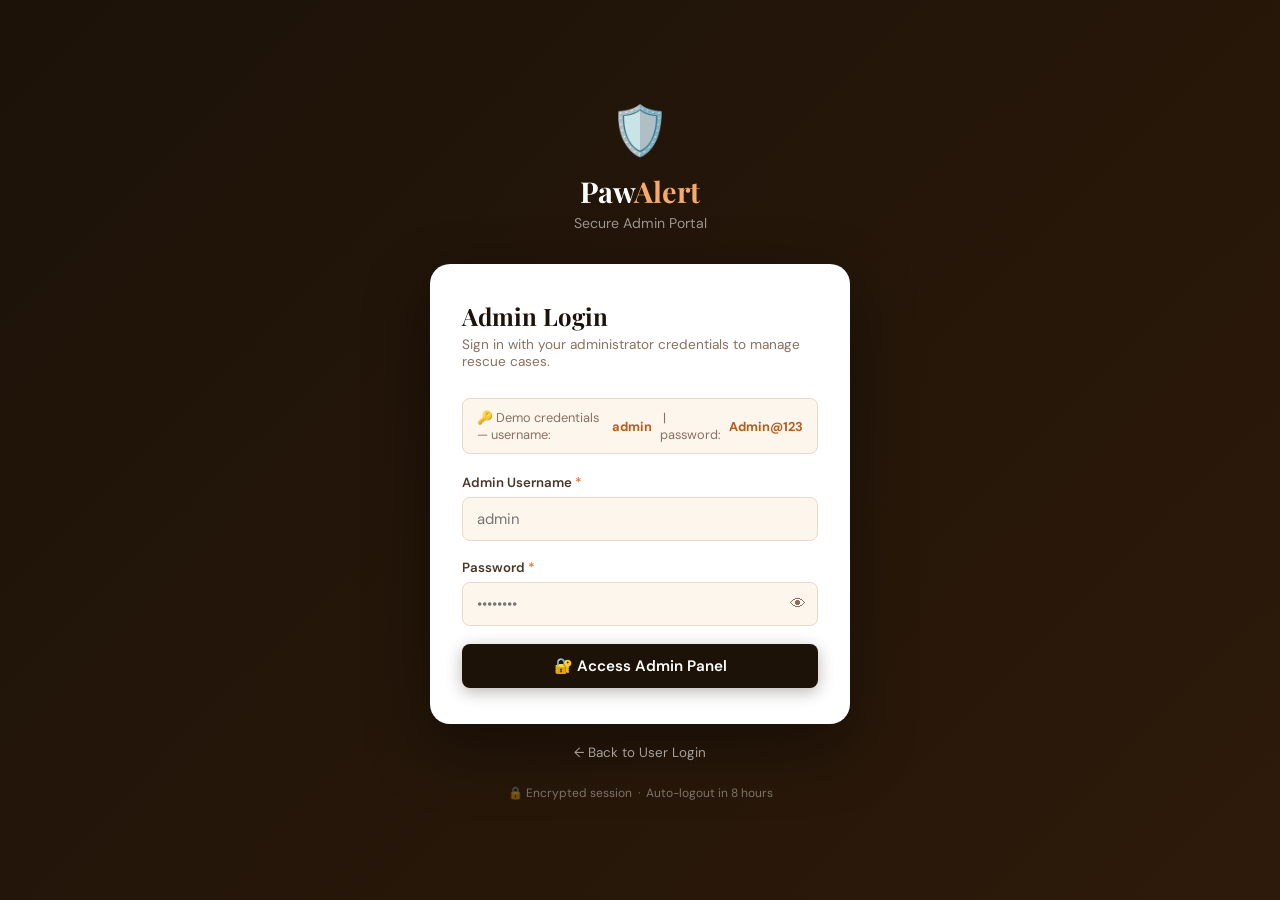
<file: PawAlert/frontend/admin-login.html>
<!DOCTYPE html>
<html lang="en">
<head>
<meta charset="UTF-8">
<meta name="viewport" content="width=device-width, initial-scale=1.0">
<title>PawAlert — Admin Login</title>
<link rel="stylesheet" href="style.css">
<style>
  body {
    background: linear-gradient(135deg, var(--ink) 0%, #2D1A0A 100%);
    display: flex; align-items: center; justify-content: center;
    min-height: 100vh; padding: 24px;
  }
  .admin-wrap { width: 100%; max-width: 420px; }
  .admin-logo {
    text-align: center; margin-bottom: 32px;
  }
  .admin-logo .icon { font-size: 3rem; display: block; margin-bottom: 10px; }
  .admin-logo h1 { font-family: 'Playfair Display', serif; font-size: 1.8rem; color: #fff; }
  .admin-logo h1 span { color: var(--amber-lt); }
  .admin-logo p { color: rgba(255,255,255,.55); font-size: .88rem; margin-top: 4px; }
  .admin-card {
    background: #fff; border-radius: 20px; padding: 36px 32px;
    box-shadow: 0 24px 64px rgba(0,0,0,.4);
  }
  .admin-card h2 { font-family: 'Playfair Display', serif; font-size: 1.5rem; margin-bottom: 4px; }
  .admin-card .sub { color: var(--muted); font-size: .85rem; margin-bottom: 28px; }
  .demo-hint {
    background: var(--cream); border: 1.5px solid var(--border); border-radius: var(--radius-sm);
    padding: 10px 14px; font-size: .8rem; color: var(--muted); margin-bottom: 20px;
    display: flex; align-items: center; gap: 8px;
  }
  .demo-hint strong { color: var(--amber-dk); }
  .pw-wrap { position: relative; }
  .pw-wrap input { padding-right: 44px !important; }
  .pw-toggle { position: absolute; right: 12px; top: 50%; transform: translateY(-50%); background: none; border: none; cursor: pointer; font-size: 1rem; color: var(--muted); }
  .back-link { text-align: center; margin-top: 20px; font-size: .84rem; }
  .back-link a { color: rgba(255,255,255,.6); text-decoration: none; }
  .back-link a:hover { color: var(--amber-lt); }
  .security-badge {
    display: flex; align-items: center; gap: 8px; justify-content: center;
    color: rgba(255,255,255,.4); font-size: .75rem; margin-top: 24px;
  }
</style>
</head>
<body>

<div class="admin-wrap">
  <div class="admin-logo">
    <span class="icon">🛡️</span>
    <h1>Paw<span>Alert</span></h1>
    <p>Secure Admin Portal</p>
  </div>

  <div class="admin-card">
    <h2>Admin Login</h2>
    <p class="sub">Sign in with your administrator credentials to manage rescue cases.</p>

    <div class="demo-hint">
      🔑 Demo credentials — username: <strong>admin</strong> &nbsp;|&nbsp; password: <strong>Admin@123</strong>
    </div>

    <div class="alert alert-error" id="a-err">
      <span class="alert-icon">⚠️</span><span id="a-err-msg"></span>
    </div>

    <div class="form-group">
      <label>Admin Username <span class="req">*</span></label>
      <input type="text" id="a-user" placeholder="admin"
        onkeydown="if(event.key==='Enter')document.getElementById('a-pass').focus()">
      <div class="field-err" id="a-user-err">Username is required</div>
    </div>

    <div class="form-group">
      <label>Password <span class="req">*</span></label>
      <div class="pw-wrap">
        <input type="password" id="a-pass" placeholder="••••••••"
          onkeydown="if(event.key==='Enter')doAdminLogin()">
        <button class="pw-toggle" onclick="togglePw()" type="button">👁</button>
      </div>
      <div class="field-err" id="a-pass-err">Password is required</div>
    </div>

    <button class="btn btn-primary btn-block" id="admin-login-btn" onclick="doAdminLogin()"
      style="background:var(--ink);box-shadow:0 4px 16px rgba(28,18,8,.3);">
      🔐 Access Admin Panel
    </button>
  </div>

  <div class="back-link">
    <a href="login.html">← Back to User Login</a>
  </div>
  <div class="security-badge">
    🔒 Encrypted session &nbsp;·&nbsp; Auto-logout in 8 hours
  </div>
</div>

<div id="toast"></div>

<script>
const API = 'http://localhost:5000/api';

/* redirect if already admin-logged-in */
if (localStorage.getItem('pawAdminToken')) window.location.href = 'admin.html';

function togglePw() {
  const inp = document.getElementById('a-pass');
  inp.type = inp.type === 'password' ? 'text' : 'password';
}

function showFieldErr(id, msg) {
  const el = document.getElementById(id);
  el.textContent = msg; el.classList.add('show');
}
function clearFieldErr(id) {
  document.getElementById(id).classList.remove('show');
}

async function doAdminLogin() {
  clearFieldErr('a-user-err'); clearFieldErr('a-pass-err');
  document.getElementById('a-err').classList.remove('show');

  const username = document.getElementById('a-user').value.trim();
  const password = document.getElementById('a-pass').value;

  if (!username) { showFieldErr('a-user-err', 'Username is required'); return; }
  if (!password) { showFieldErr('a-pass-err', 'Password is required'); return; }

  const btn = document.getElementById('admin-login-btn');
  btn.disabled = true;
  btn.innerHTML = '<span class="spinner"></span> Authenticating…';

  try {
    const res  = await fetch(API+'/auth/admin-login', {
      method: 'POST', headers: {'Content-Type':'application/json'},
      body: JSON.stringify({username, password})
    });
    const json = await res.json();
    if (!res.ok) {
      document.getElementById('a-err').classList.add('show');
      document.getElementById('a-err-msg').textContent = json.error || 'Login failed';
      return;
    }
    localStorage.setItem('pawAdminToken', json.data.token);
    localStorage.setItem('pawAdminUser',  json.data.username);
    showToast('✅ Admin access granted!', 'success');
    setTimeout(() => window.location.href = 'admin.html', 700);
  } catch {
    document.getElementById('a-err').classList.add('show');
    document.getElementById('a-err-msg').textContent = 'Cannot connect to server. Is the backend running?';
  } finally {
    btn.disabled = false;
    btn.innerHTML = '🔐 Access Admin Panel';
  }
}

function showToast(msg, type='') {
  const t = document.getElementById('toast');
  t.textContent = msg; t.className = 'show ' + type;
  setTimeout(() => t.className = '', 2500);
}
</script>
</body>
</html>
</file>
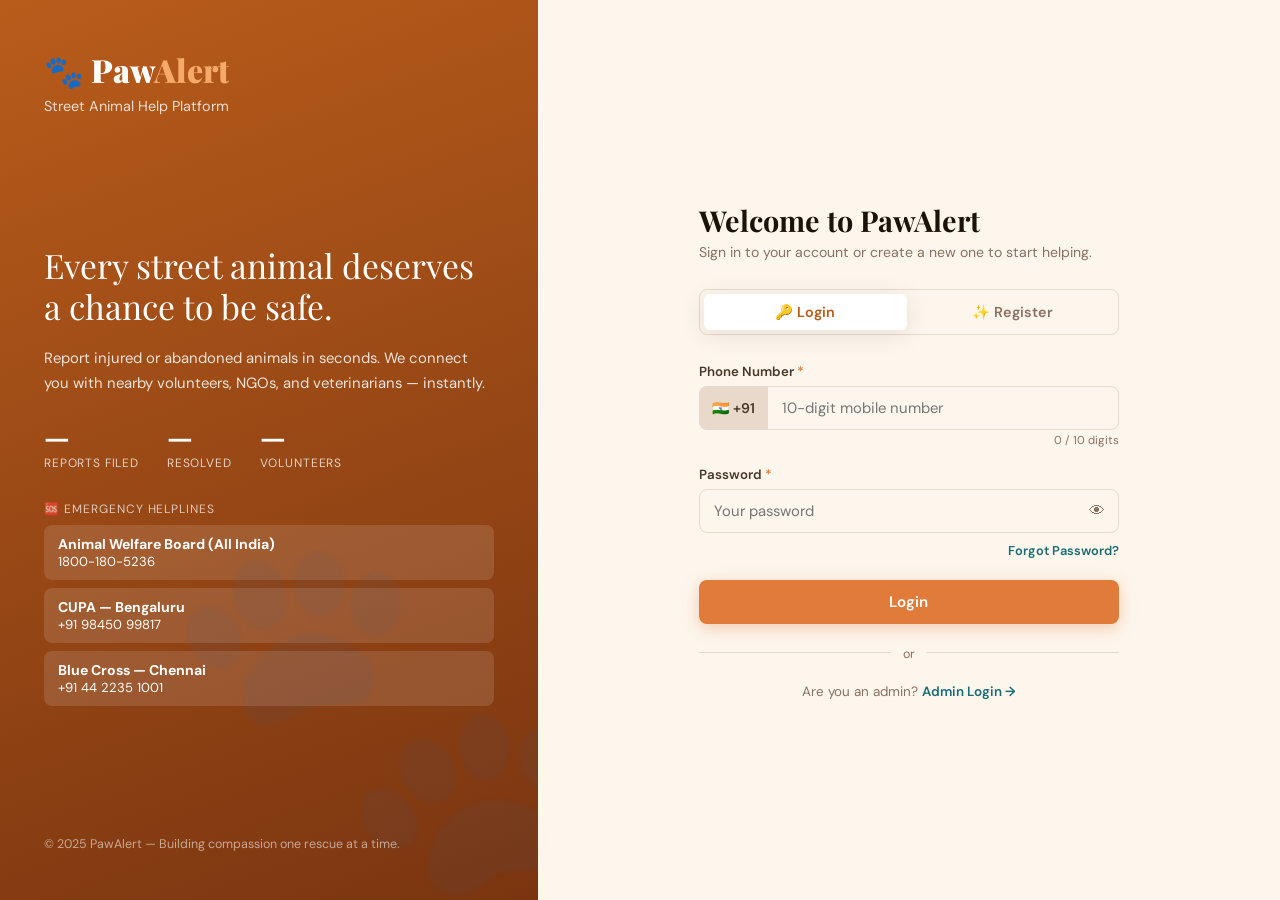
<file: PawAlert/frontend/login.html>
<!DOCTYPE html>
<html lang="en">
<head>
<meta charset="UTF-8">
<meta name="viewport" content="width=device-width, initial-scale=1.0">
<title>PawAlert — Login / Register</title>
<link rel="stylesheet" href="style.css">
<style>
  body { background: var(--cream); display: flex; min-height: 100vh; }

  /* ── SPLIT LAYOUT ── */
  .left-panel {
    width: 42%; background: linear-gradient(160deg, var(--amber-dk) 0%, #7A3510 100%);
    display: flex; flex-direction: column; justify-content: space-between;
    padding: 48px 44px; color: #fff; position: relative; overflow: hidden;
  }
  .left-panel::before {
    content: '🐾'; position: absolute; font-size: 22rem; opacity: .06;
    right: -60px; bottom: -40px; pointer-events: none;
  }
  .brand { font-family: 'Playfair Display', serif; font-size: 2rem; font-weight: 900; }
  .brand span { color: var(--amber-lt); }
  .brand-tagline { font-size: .9rem; opacity: .8; margin-top: 6px; }
  .left-body { flex: 1; display: flex; flex-direction: column; justify-content: center; gap: 20px; }
  .left-title { font-family: 'Playfair Display', serif; font-size: 2.1rem; line-height: 1.2; }
  .left-desc  { font-size: .93rem; opacity: .85; line-height: 1.7; }
  .left-stats { display: flex; gap: 28px; flex-wrap: wrap; }
  .l-stat { }
  .l-stat .num   { font-family: 'Playfair Display', serif; font-size: 1.8rem; font-weight: 700; }
  .l-stat .label { font-size: .75rem; opacity: .75; text-transform: uppercase; letter-spacing: .07em; }
  .left-footer { font-size: .78rem; opacity: .55; }
  .helpline-strip { display: flex; flex-direction: column; gap: 8px; margin-top: 10px; }
  .hl-item { background: rgba(255,255,255,.12); border-radius: 8px; padding: 10px 14px; font-size: .82rem; }
  .hl-item strong { display: block; font-size: .88rem; }

  /* ── RIGHT PANEL ── */
  .right-panel {
    flex: 1; display: flex; align-items: center; justify-content: center;
    padding: 40px 5vw;
  }
  .auth-card { width: 100%; max-width: 420px; }
  .auth-card h2 { font-family: 'Playfair Display', serif; font-size: 1.8rem; margin-bottom: 4px; }
  .auth-card .sub { color: var(--muted); font-size: .88rem; margin-bottom: 28px; }

  /* ── TABS ── */
  .tabs { display: flex; gap: 4px; background: var(--cream); border: 1.5px solid var(--border);
    border-radius: var(--radius-sm); padding: 4px; margin-bottom: 28px; }
  .tab-btn {
    flex: 1; padding: 9px; border: none; border-radius: 6px; background: transparent;
    font-family: 'DM Sans', sans-serif; font-size: .9rem; font-weight: 600;
    color: var(--muted); cursor: pointer; transition: all .2s;
  }
  .tab-btn.active { background: #fff; color: var(--amber-dk); box-shadow: var(--shadow); }

  /* ── PHONE WRAPPER ── */
  .phone-wrap { display: flex; gap: 0; }
  .phone-pre {
    background: var(--border); border: 1.5px solid var(--border); border-right: none;
    border-radius: var(--radius-sm) 0 0 var(--radius-sm);
    padding: 11px 12px; font-size: .88rem; font-weight: 600; color: var(--ink-lt);
    white-space: nowrap; display: flex; align-items: center;
  }
  .phone-wrap input {
    border-radius: 0 var(--radius-sm) var(--radius-sm) 0 !important;
    flex: 1;
  }
  .phone-counter { font-size: .72rem; color: var(--muted); text-align: right; margin-top: 3px; }
  .phone-counter.full { color: var(--green); font-weight: 600; }
  .phone-counter.over { color: var(--red); font-weight: 600; }

  /* ── PASSWORD WRAPPER ── */
  .pw-wrap { position: relative; }
  .pw-wrap input { padding-right: 44px !important; }
  .pw-toggle {
    position: absolute; right: 12px; top: 50%; transform: translateY(-50%);
    background: none; border: none; cursor: pointer; font-size: 1rem; color: var(--muted);
    padding: 2px;
  }
  .pw-strength { height: 3px; border-radius: 999px; background: var(--border); margin-top: 6px; overflow: hidden; }
  .pw-strength-bar { height: 100%; border-radius: 999px; transition: all .3s; width: 0; }

  .divider { text-align: center; margin: 18px 0; position: relative; }
  .divider::before { content:''; position:absolute; top:50%; left:0; right:0; height:1px; background:var(--border); }
  .divider span { background: var(--cream); padding: 0 12px; font-size: .78rem; color: var(--muted); position: relative; }

  .admin-link { text-align: center; margin-top: 20px; font-size: .84rem; color: var(--muted); }
  .admin-link a { color: var(--teal); font-weight: 600; text-decoration: none; cursor: pointer; }
  .admin-link a:hover { text-decoration: underline; }

  @media(max-width: 768px) {
    body { flex-direction: column; }
    .left-panel { width: 100%; padding: 28px 5vw 24px; min-height: auto; }
    .left-panel::before { display: none; }
    .left-body { gap: 12px; margin: 16px 0; }
    .left-title { font-size: 1.4rem; }
    .helpline-strip { display: none; }
    .left-footer { display: none; }
    .right-panel { padding: 28px 5vw 40px; }
  }
</style>
</head>
<body>

<!-- ═══ LEFT PANEL ═══ -->
<div class="left-panel">
  <div>
    <div class="brand">🐾 Paw<span>Alert</span></div>
    <div class="brand-tagline">Street Animal Help Platform</div>
  </div>
  <div class="left-body">
    <div class="left-title">Every street animal deserves a chance to be safe.</div>
    <div class="left-desc">Report injured or abandoned animals in seconds. We connect you with nearby volunteers, NGOs, and veterinarians — instantly.</div>
    <div class="left-stats">
      <div class="l-stat"><div class="num" id="ls-reports">—</div><div class="label">Reports Filed</div></div>
      <div class="l-stat"><div class="num" id="ls-resolved">—</div><div class="label">Resolved</div></div>
      <div class="l-stat"><div class="num" id="ls-vols">—</div><div class="label">Volunteers</div></div>
    </div>
    <div class="helpline-strip">
      <div style="font-size:.75rem;opacity:.7;text-transform:uppercase;letter-spacing:.08em">🆘 Emergency Helplines</div>
      <div class="hl-item"><strong>Animal Welfare Board (All India)</strong>1800-180-5236</div>
      <div class="hl-item"><strong>CUPA — Bengaluru</strong>+91 98450 99817</div>
      <div class="hl-item"><strong>Blue Cross — Chennai</strong>+91 44 2235 1001</div>
    </div>
  </div>
  <div class="left-footer">© 2025 PawAlert — Building compassion one rescue at a time.</div>
</div>

<!-- ═══ RIGHT PANEL ═══ -->
<div class="right-panel">
  <div class="auth-card">
    <h2>Welcome to PawAlert</h2>
    <p class="sub">Sign in to your account or create a new one to start helping.</p>

    <div class="tabs">
      <button class="tab-btn active" id="tab-login" onclick="switchTab('login')">🔑 Login</button>
      <button class="tab-btn"        id="tab-reg"   onclick="switchTab('register')">✨ Register</button>
    </div>

    <!-- ── LOGIN FORM ── -->
    <div id="form-login">
      <div class="alert alert-error" id="login-err">
        <span class="alert-icon">⚠️</span><span id="login-err-msg"></span>
      </div>
      <div class="form-group">
        <label>Phone Number <span class="req">*</span></label>
        <div class="phone-wrap">
          <div class="phone-pre">🇮🇳 +91</div>
          <input type="tel" id="l-phone" placeholder="10-digit mobile number"
            maxlength="10" inputmode="numeric"
            oninput="onPhoneInput(this,'l-phone-cnt')"
            onkeypress="return onlyNum(event)">
        </div>
        <div class="phone-counter" id="l-phone-cnt">0 / 10 digits</div>
        <div class="field-err" id="l-phone-err">Enter exactly 10 digits</div>
      </div>
      <div class="form-group">
        <label>Password <span class="req">*</span></label>
        <div class="pw-wrap">
          <input type="password" id="l-pass" placeholder="Your password"
            onkeydown="if(event.key==='Enter')doLogin()">
          <button class="pw-toggle" onclick="togglePw('l-pass',this)" type="button">👁</button>
        </div>
        <div class="field-err" id="l-pass-err">Password is required</div>
      </div>
      <div style="text-align: right; margin-top: -12px; margin-bottom: 20px;">
        <a href="#" onclick="switchTab('forgot'); return false;" style="font-size: .8rem; color: var(--teal); text-decoration: none; font-weight: 600;">Forgot Password?</a>
      </div>
      <button class="btn btn-primary btn-block" id="login-btn" onclick="doLogin()">
        Login
      </button>
    </div>

    <!-- ── REGISTER FORM ── -->
    <div id="form-register" style="display:none">
      <div class="alert alert-error" id="reg-err">
        <span class="alert-icon">⚠️</span><span id="reg-err-msg"></span>
      </div>
      <div class="alert alert-success" id="reg-ok">
        <span class="alert-icon">✅</span><span id="reg-ok-msg"></span>
      </div>
      <div class="form-row">
        <div class="form-group">
          <label>Full Name <span class="req">*</span></label>
          <input type="text" id="r-name" placeholder="Your full name">
          <div class="field-err" id="r-name-err">Name is required</div>
        </div>
        <div class="form-group">
          <label>Email <span class="req">*</span></label>
          <input type="email" id="r-email" placeholder="you@email.com">
          <div class="field-err" id="r-email-err">Valid email required</div>
        </div>
      </div>
      <div class="form-group">
        <label>Phone Number <span class="req">*</span></label>
        <div class="phone-wrap">
          <div class="phone-pre">🇮🇳 +91</div>
          <input type="tel" id="r-phone" placeholder="10-digit mobile number"
            maxlength="10" inputmode="numeric"
            oninput="onPhoneInput(this,'r-phone-cnt')"
            onkeypress="return onlyNum(event)">
        </div>
        <div class="phone-counter" id="r-phone-cnt">0 / 10 digits</div>
        <div class="field-err" id="r-phone-err">Enter exactly 10 digits</div>
      </div>
      <div class="form-group">
        <label>Password <span class="req">*</span> <span style="font-weight:400;color:var(--muted)">(min. 6 characters)</span></label>
        <div class="pw-wrap">
          <input type="password" id="r-pass" placeholder="Create a strong password"
            oninput="checkPwStrength(this)">
          <button class="pw-toggle" onclick="togglePw('r-pass',this)" type="button">👁</button>
        </div>
        <div class="pw-strength"><div class="pw-strength-bar" id="r-pw-bar"></div></div>
        <div class="field-err" id="r-pass-err">Minimum 6 characters</div>
      </div>
      <div class="form-group">
        <label>Confirm Password <span class="req">*</span></label>
        <div class="pw-wrap">
          <input type="password" id="r-cpass" placeholder="Re-enter your password">
          <button class="pw-toggle" onclick="togglePw('r-cpass',this)" type="button">👁</button>
        </div>
        <div class="field-err" id="r-cpass-err">Passwords do not match</div>
      </div>
      <button class="btn btn-teal btn-block" id="reg-btn" onclick="doRegister()">
        Create Account
      </button>
    </div>

    <!-- ── FORGOT PASSWORD FORM ── -->
    <div id="form-forgot" style="display:none">
      <div class="alert alert-error" id="forgot-err"><span class="alert-icon">⚠️</span><span id="forgot-err-msg"></span></div>
      <div class="alert alert-success" id="forgot-ok"><span class="alert-icon">✅</span><span id="forgot-ok-msg"></span></div>
      
      <p style="font-size: .9rem; color: var(--muted); margin-bottom: 16px;">Enter your phone number and a new password to instantly reset your account access.</p>
      
      <div class="form-group">
        <label>Phone Number <span class="req">*</span></label>
        <div class="phone-wrap">
          <div class="phone-pre">🇮🇳 +91</div>
          <input type="tel" id="f-phone" placeholder="10-digit mobile number"
            maxlength="10" inputmode="numeric"
            oninput="onPhoneInput(this,'f-phone-cnt')"
            onkeypress="return onlyNum(event)">
        </div>
        <div class="phone-counter" id="f-phone-cnt">0 / 10 digits</div>
        <div class="field-err" id="f-phone-err">Enter exactly 10 digits</div>
      </div>

      <div class="form-group">
        <label>New Password <span class="req">*</span></label>
        <div class="pw-wrap">
          <input type="password" id="f-pass" placeholder="Enter new password">
          <button class="pw-toggle" onclick="togglePw('f-pass',this)" type="button">👁</button>
        </div>
        <div class="field-err" id="f-pass-err">Minimum 6 characters</div>
      </div>
      <button class="btn btn-teal btn-block" id="reset-btn" onclick="doResetPassword()">
        Reset Password
      </button>
      
      <div style="text-align: center; margin-top: 16px;">
        <a href="#" onclick="switchTab('login'); return false;" style="font-size: .85rem; color: var(--muted); text-decoration: none;">← Back to Login</a>
      </div>
    </div>

    <div class="divider"><span>or</span></div>
    <div class="admin-link">
      Are you an admin? <a href="admin-login.html">Admin Login →</a>
    </div>
  </div>
</div>

<div id="toast"></div>

<script>
const API = 'http://localhost:5000/api';

/* redirect if already logged in */
if (localStorage.getItem('pawToken')) window.location.href = 'index.html';

/* ── Load live stats ── */
async function loadStats() {
  try {
    const [reps, vols] = await Promise.all([
      fetch(API+'/reports').then(r=>r.json()),
      fetch(API+'/volunteers').then(r=>r.json())
    ]);
    document.getElementById('ls-reports').textContent = reps.length;
    document.getElementById('ls-resolved').textContent = reps.filter(r=>r.status==='Resolved').length;
    document.getElementById('ls-vols').textContent = vols.length;
  } catch { /* backend not running yet */ }
}
loadStats();

/* ── TAB SWITCH ── */
function switchTab(t) {
  document.getElementById('form-login').style.display    = t==='login'    ? 'block' : 'none';
  document.getElementById('form-register').style.display = t==='register' ? 'block' : 'none';
  document.getElementById('form-forgot').style.display   = t==='forgot'   ? 'block' : 'none';
  
  const tabsEl = document.querySelector('.tabs');
  if (tabsEl) {
    tabsEl.style.display = t==='forgot' ? 'none' : 'flex';
  }
  
  if (t !== 'forgot') {
    document.getElementById('tab-login').classList.toggle('active', t==='login');
    document.getElementById('tab-reg').classList.toggle('active', t==='register');
  }
  clearAlerts();
}

/* ── PHONE INPUT ── */
function onlyNum(e) {
  if (!/^\d$/.test(e.key) && !['Backspace','Delete','ArrowLeft','ArrowRight','Tab'].includes(e.key)) {
    e.preventDefault(); return false;
  }
  return true;
}
function onPhoneInput(inp, cntId) {
  inp.value = inp.value.replace(/\D/g,'').slice(0,10);
  const len = inp.value.length;
  const el  = document.getElementById(cntId);
  el.textContent = `${len} / 10 digits`;
  el.className   = 'phone-counter' + (len===10 ? ' full' : len>10 ? ' over' : '');
}

/* ── PASSWORD TOGGLE ── */
function togglePw(id, btn) {
  const inp = document.getElementById(id);
  const vis = inp.type === 'text';
  inp.type  = vis ? 'password' : 'text';
  btn.textContent = vis ? '👁' : '🙈';
}

/* ── PW STRENGTH ── */
function checkPwStrength(inp) {
  const pw  = inp.value;
  const bar = document.getElementById('r-pw-bar');
  let score = 0;
  if (pw.length >= 6)  score++;
  if (pw.length >= 10) score++;
  if (/[A-Z]/.test(pw)) score++;
  if (/[0-9]/.test(pw)) score++;
  if (/[^A-Za-z0-9]/.test(pw)) score++;
  const pct = (score/5)*100;
  const clr = score<=1 ? '#ef4444' : score<=2 ? '#f97316' : score<=3 ? '#eab308' : '#22c55e';
  bar.style.width = pct+'%';
  bar.style.background = clr;
}

/* ── FIELD ERROR HELPERS ── */
function showErr(id, msg) {
  const el = document.getElementById(id);
  el.textContent = msg;
  el.classList.add('show');
  document.getElementById(id.replace('-err','')) &&
    document.getElementById(id.replace('-err','')).classList.add('err');
}
function clearFieldErr(id) {
  const el = document.getElementById(id);
  if (el) { el.classList.remove('show'); }
  const inp = document.getElementById(id.replace('-err',''));
  if (inp) inp.classList.remove('err');
}
function clearAlerts() {
  ['login-err','reg-err','reg-ok','forgot-err','forgot-ok'].forEach(id => {
    const el = document.getElementById(id);
    if(el) el.classList.remove('show');
  });
}
function showAlert(id, msg) {
  const el = document.getElementById(id);
  el.classList.add('show');
  document.getElementById(id+'-msg').textContent = msg;
}

/* ── LOADING STATE ── */
function setLoading(btnId, loading, text='') {
  const btn = document.getElementById(btnId);
  btn.disabled = loading;
  btn.innerHTML = loading ? '<span class="spinner"></span> Please wait…' : text;
}

/* ── LOGIN ── */
async function doLogin() {
  clearAlerts();
  ['l-phone-err','l-pass-err'].forEach(clearFieldErr);

  const phone = document.getElementById('l-phone').value.trim();
  const pass  = document.getElementById('l-pass').value;
  let ok = true;

  if (!phone || phone.length !== 10) {
    showErr('l-phone-err', 'Phone number must be exactly 10 digits'); ok = false;
  }
  if (!pass) {
    showErr('l-pass-err', 'Password is required'); ok = false;
  }
  if (!ok) return;

  setLoading('login-btn', true);
  try {
    const res  = await fetch(API+'/auth/login', {
      method:'POST', headers:{'Content-Type':'application/json'},
      body: JSON.stringify({phone, password: pass})
    });
    const json = await res.json();
    if (!res.ok) { showAlert('login-err', json.error || 'Login failed'); return; }
    localStorage.setItem('pawToken', json.data.token);
    localStorage.setItem('pawUser',  JSON.stringify({name: json.data.name, phone: json.data.phone}));
    showToast('✅ Welcome back, '+json.data.name+'!', 'success');
    setTimeout(() => window.location.href = 'index.html', 800);
  } catch (e) {
    showAlert('login-err', 'Cannot connect to server. Make sure the backend is running.');
  } finally {
    setLoading('login-btn', false, '🔑 Login');
  }
}

/* ── REGISTER ── */
async function doRegister() {
  clearAlerts();
  ['r-name-err','r-email-err','r-phone-err','r-pass-err','r-cpass-err'].forEach(clearFieldErr);

  const name  = document.getElementById('r-name').value.trim();
  const email = document.getElementById('r-email').value.trim();
  const phone = document.getElementById('r-phone').value.trim();
  const pass  = document.getElementById('r-pass').value;
  const cpass = document.getElementById('r-cpass').value;
  let ok = true;

  if (!name)                            { showErr('r-name-err', 'Full name is required'); ok=false; }
  if (!email || !email.includes('@'))   { showErr('r-email-err','Enter a valid email'); ok=false; }
  if (!phone || phone.length !== 10)    { showErr('r-phone-err','Phone must be exactly 10 digits'); ok=false; }
  if (pass.length < 6)                  { showErr('r-pass-err', 'Minimum 6 characters'); ok=false; }
  if (pass !== cpass)                   { showErr('r-cpass-err','Passwords do not match'); ok=false; }
  if (!ok) return;

  setLoading('reg-btn', true);
  try {
    const res  = await fetch(API+'/auth/register', {
      method:'POST', headers:{'Content-Type':'application/json'},
      body: JSON.stringify({name, email, phone, password: pass})
    });
    const json = await res.json();
    if (!res.ok) { showAlert('reg-err', json.error || 'Registration failed'); return; }
    localStorage.setItem('pawToken', json.data.token);
    localStorage.setItem('pawUser',  JSON.stringify({name: json.data.name, phone: json.data.phone}));
    showAlert('reg-ok', json.message || 'Account created!');
    showToast('🎉 Welcome, '+json.data.name+'!', 'success');
    setTimeout(() => window.location.href = 'index.html', 1000);
  } catch {
    showAlert('reg-err', 'Cannot connect to server. Make sure the backend is running.');
  } finally {
    setLoading('reg-btn', false, '✨ Create Account');
  }
}

/* ── FORGOT PASSWORD ── */
async function doResetPassword() {
  clearAlerts();
  ['f-phone-err','f-pass-err'].forEach(clearFieldErr);
  
  const phone = document.getElementById('f-phone').value.trim();
  const pass  = document.getElementById('f-pass').value;
  let ok = true;
  
  if (!phone || phone.length !== 10) { showErr('f-phone-err', 'Phone must be exactly 10 digits'); ok = false; }
  if (pass.length < 6) { showErr('f-pass-err', 'Minimum 6 characters'); ok = false; }
  if (!ok) return;
  
  setLoading('reset-btn', true);
  try {
    const res = await fetch(API+'/auth/reset-password', {
      method:'POST', headers:{'Content-Type':'application/json'},
      body: JSON.stringify({phone, new_password: pass})
    });
    const json = await res.json();
    if (!res.ok) { showAlert('forgot-err', json.error); return; }
    
    showToast('✅ Password reset successfully! Please login.', 'success');
    switchTab('login');
    document.getElementById('f-phone').value = '';
    document.getElementById('f-pass').value = '';
    document.getElementById('f-phone-cnt').textContent = '0 / 10 digits';
  } catch (e) {
    showAlert('forgot-err', 'Cannot connect to server.');
  } finally {
    setLoading('reset-btn', false, 'Reset Password');
  }
}

/* ── TOAST ── */
function showToast(msg, type='') {
  const t = document.getElementById('toast');
  t.textContent = msg; t.className = 'show ' + (type||'');
  setTimeout(() => t.className = '', 3000);
}
</script>
</body>
</html>
</file>
<file: PawAlert/frontend/style.css>
/* ── PawAlert Shared Styles ── */
@import url('https://fonts.googleapis.com/css2?family=Playfair+Display:wght@700;900&family=DM+Sans:ital,wght@0,300;0,400;0,500;0,600;1,400&display=swap');

:root {
  --amber:    #E07B39;
  --amber-lt: #F5A96A;
  --amber-dk: #B85C1B;
  --teal:     #1A6B72;
  --teal-lt:  #2A9AA5;
  --cream:    #FDF6ED;
  --warm-wh:  #FFFAF4;
  --ink:      #1C1208;
  --ink-lt:   #4A3728;
  --muted:    #8A7060;
  --border:   #E8D9CA;
  --green:    #2D7A4F;
  --red:      #C04040;
  --yellow:   #C49A10;
  --shadow:   0 4px 24px rgba(28,18,8,.10);
  --shadow-lg:0 12px 48px rgba(28,18,8,.16);
  --radius:   14px;
  --radius-sm:8px;
}

*, *::before, *::after { box-sizing: border-box; margin: 0; padding: 0; }
html { scroll-behavior: smooth; }
body { font-family: 'DM Sans', sans-serif; background: var(--cream); color: var(--ink); min-height: 100vh; }

/* ── BUTTONS ── */
.btn { display: inline-flex; align-items: center; gap: 8px; border: none; border-radius: 999px; font-family: 'DM Sans', sans-serif; font-weight: 600; cursor: pointer; transition: all .22s; }
.btn-primary   { background: var(--amber); color: #fff; padding: 12px 28px; font-size: .95rem; box-shadow: 0 4px 16px rgba(224,123,57,.35); }
.btn-primary:hover   { background: var(--amber-dk); transform: translateY(-2px); }
.btn-secondary { background: transparent; color: var(--teal); border: 2px solid var(--teal); padding: 10px 24px; font-size: .9rem; }
.btn-secondary:hover { background: var(--teal); color: #fff; }
.btn-teal { background: var(--teal); color: #fff; padding: 12px 28px; font-size: .95rem; box-shadow: 0 4px 16px rgba(26,107,114,.3); }
.btn-teal:hover { background: var(--teal-lt); transform: translateY(-2px); }
.btn-block { width: 100%; justify-content: center; border-radius: var(--radius-sm); }
.btn:disabled { opacity: .65; cursor: not-allowed; transform: none !important; }

/* ── FORM CONTROLS ── */
.form-group { margin-bottom: 18px; }
.form-group label { display: block; font-size: .83rem; font-weight: 600; color: var(--ink-lt); margin-bottom: 6px; }
.form-group label .req { color: var(--amber); }
.form-group input, .form-group select, .form-group textarea {
  width: 100%; border: 1.5px solid var(--border); border-radius: var(--radius-sm);
  padding: 11px 14px; font-family: 'DM Sans', sans-serif; font-size: .93rem;
  color: var(--ink); background: var(--cream); transition: border-color .2s, box-shadow .2s; outline: none;
}
.form-group input:focus, .form-group select:focus, .form-group textarea:focus {
  border-color: var(--amber); box-shadow: 0 0 0 3px rgba(224,123,57,.15); background: #fff;
}
.form-group input.err, .form-group select.err, .form-group textarea.err {
  border-color: var(--red); box-shadow: 0 0 0 3px rgba(192,64,64,.12);
}
.field-err { font-size: .78rem; color: var(--red); margin-top: 4px; display: none; }
.field-err.show { display: block; }
.form-row { display: grid; grid-template-columns: 1fr 1fr; gap: 16px; }
.form-group textarea { resize: vertical; min-height: 100px; }

/* ── ALERTS ── */
.alert { display: flex; align-items: flex-start; gap: 10px; padding: 13px 16px; border-radius: var(--radius-sm); font-size: .88rem; margin-bottom: 16px; display: none; }
.alert.show { display: flex; }
.alert-error   { background: #fef2f2; border: 1.5px solid #fca5a5; color: #991b1b; }
.alert-success { background: #f0fdf4; border: 1.5px solid #86efac; color: #166534; }
.alert-icon { font-size: 1.1rem; flex-shrink: 0; }

/* ── TOAST ── */
#toast {
  position: fixed; bottom: 24px; right: 24px; z-index: 9999;
  background: var(--ink); color: #fff; padding: 13px 18px; border-radius: var(--radius-sm);
  font-size: .88rem; font-weight: 500; display: flex; align-items: center; gap: 10px;
  max-width: 320px; box-shadow: var(--shadow-lg);
  opacity: 0; transform: translateY(12px); transition: all .3s; pointer-events: none;
}
#toast.show   { opacity: 1; transform: translateY(0); }
#toast.success{ background: var(--green); }
#toast.error  { background: var(--red); }
#toast.info   { background: var(--teal); }

/* ── STATUS BADGES ── */
.badge { display: inline-flex; align-items: center; font-size: .72rem; font-weight: 700; text-transform: uppercase; letter-spacing: .05em; padding: 3px 10px; border-radius: 999px; }
.badge-pending  { background: #fff3e0; color: #b45309; }
.badge-progress { background: #e0f2fe; color: #0369a1; }
.badge-resolved { background: #dcfce7; color: #166534; }

/* ── SPINNER ── */
.spinner { display: inline-block; width: 16px; height: 16px; border: 2px solid rgba(255,255,255,.4); border-top-color: #fff; border-radius: 50%; animation: spin .7s linear infinite; }
@keyframes spin { to { transform: rotate(360deg); } }

/* ── PAGE ANIMATION ── */
.page { display: none; animation: fadeUp .35s ease; }
.page.active { display: block; }
@keyframes fadeUp { from { opacity:0; transform:translateY(16px); } to { opacity:1; transform:translateY(0); } }

/* ── CARD ── */
.card { background: #fff; border: 1.5px solid var(--border); border-radius: var(--radius); box-shadow: var(--shadow); }

/* ── SECTION HEADER ── */
.sec-eyebrow { font-size: .72rem; font-weight: 700; text-transform: uppercase; letter-spacing: .1em; color: var(--amber); margin-bottom: 6px; }
.sec-title   { font-family: 'Playfair Display', serif; font-size: clamp(1.5rem,3vw,2.2rem); color: var(--ink); margin-bottom: 8px; }
.sec-sub     { color: var(--muted); font-size: .95rem; }

/* ── NAV ── */
nav {
  position: sticky; top: 0; z-index: 1000;
  background: rgba(253,246,237,.93); backdrop-filter: blur(14px);
  border-bottom: 1.5px solid var(--border);
  padding: 0 5vw; display: flex; align-items: center; justify-content: space-between; height: 64px;
}
.nav-logo { font-family:'Playfair Display',serif; font-size: 1.38rem; font-weight: 900; color: var(--amber-dk); cursor:pointer; display:flex; align-items:center; gap:8px; text-decoration:none; }
.nav-logo span { color: var(--teal); }
.nav-links { display:flex; gap:2px; align-items:center; }
.nav-links a { padding:8px 15px; border-radius:999px; font-size:.88rem; font-weight:500; color:var(--ink-lt); cursor:pointer; transition:all .2s; text-decoration:none; }
.nav-links a:hover { background:var(--amber); color:#fff; }
.nav-links a.active { background:var(--amber-dk); color:#fff; }
.nav-right { display:flex; align-items:center; gap:10px; }
.nav-user  { font-size:.85rem; font-weight:600; color:var(--ink-lt); }
.nav-logout{ background:transparent; color:var(--muted); border:1.5px solid var(--border); border-radius:999px; padding:6px 16px; font-family:'DM Sans',sans-serif; font-size:.82rem; cursor:pointer; transition:all .2s; }
.nav-logout:hover { background:var(--red); color:#fff; border-color:var(--red); }
.hamburger { display:none; flex-direction:column; gap:5px; cursor:pointer; padding:4px; background:none; border:none; }
.hamburger span { width:23px; height:2px; background:var(--ink); border-radius:2px; transition:all .3s; }
.mobile-menu { display:none; position:fixed; top:64px; left:0; right:0; background:var(--warm-wh); border-bottom:1.5px solid var(--border); padding:12px 5vw 16px; z-index:999; flex-direction:column; gap:2px; }
.mobile-menu.open { display:flex; }
.mobile-menu a { padding:11px 14px; border-radius:var(--radius-sm); font-weight:500; color:var(--ink-lt); cursor:pointer; transition:background .2s; }
.mobile-menu a:hover,.mobile-menu a.active { background:var(--amber); color:#fff; }

/* ── RESPONSIVE ── */
@media(max-width:768px) {
  .nav-links,.nav-right { display:none; }
  .hamburger { display:flex; }
}

/* ── LEAFLET MAP ── */
#rescue-map {
  width: 100%;
  height: 450px;
  border-radius: var(--radius);
  border: 1.5px solid var(--border);
  z-index: 10;
}
.map-popup-header { font-weight: bold; color: var(--amber-dk); margin-bottom: 4px; }
.map-popup-detail { font-size: 0.85rem; color: var(--ink-lt); }

/* ── AI CHATBOX ── */
#chat-widget {
  position: fixed;
  bottom: 24px;
  right: 24px;
  z-index: 9999;
  display: flex;
  flex-direction: column;
  align-items: flex-end;
}
.chat-btn {
  width: 60px; height: 60px;
  background: var(--amber); border-radius: 50%;
  display: flex; align-items: center; justify-content: center;
  font-size: 1.8rem; color: #fff; cursor: pointer;
  box-shadow: var(--shadow-lg); transition: all 0.25s; border: none;
}
.chat-btn:hover { transform: scale(1.05); background: var(--amber-dk); }
.chat-window {
  width: 320px; height: 420px;
  background: rgba(255, 255, 255, 0.95); backdrop-filter: blur(10px);
  border: 1.5px solid var(--border); border-radius: var(--radius);
  box-shadow: var(--shadow-lg); overflow: hidden;
  display: flex; flex-direction: column;
  margin-bottom: 16px;
  transform: translateY(20px); opacity: 0; pointer-events: none; transition: all 0.3s cubic-bezier(0.175, 0.885, 0.32, 1.275);
}
.chat-window.open { transform: translateY(0); opacity: 1; pointer-events: auto; }
.chat-header {
  background: var(--amber); color: #fff; padding: 14px 18px;
  font-weight: 600; display: flex; align-items: center; justify-content: space-between;
}
.chat-close { background: none; border: none; color: #fff; cursor: pointer; font-size: 1.2rem; }
.chat-body {
  flex: 1; padding: 16px; overflow-y: auto; display: flex; flex-direction: column; gap: 12px;
  background: var(--cream);
}
.chat-msg { max-width: 85%; padding: 10px 14px; border-radius: 14px; font-size: 0.88rem; line-height: 1.4; }
.chat-msg.bot { background: #fff; border: 1px solid var(--border); border-bottom-left-radius: 4px; color: var(--ink-lt); }
.chat-msg.user { background: var(--teal); color: #fff; align-self: flex-end; border-bottom-right-radius: 4px; }
.chat-footer {
  padding: 12px; border-top: 1px solid var(--border); background: #fff; display: flex; gap: 8px;
}
.chat-input {
  flex: 1; border: 1px solid var(--border); border-radius: 20px; padding: 8px 14px;
  outline: none; font-family: 'DM Sans', sans-serif; font-size: 0.88rem; background: var(--cream);
}
.chat-input:focus { border-color: var(--amber); background: #fff; }
.chat-send {
  background: var(--amber); color: #fff; border: none; border-radius: 50%;
  width: 36px; height: 36px; cursor: pointer; display: flex; align-items: center; justify-content: center; transition: background 0.2s;
}
.chat-send:hover { background: var(--amber-dk); }
.chat-typing { font-size: 0.8rem; color: var(--muted); margin: 0 16px 8px; font-style: italic; }
</file>
